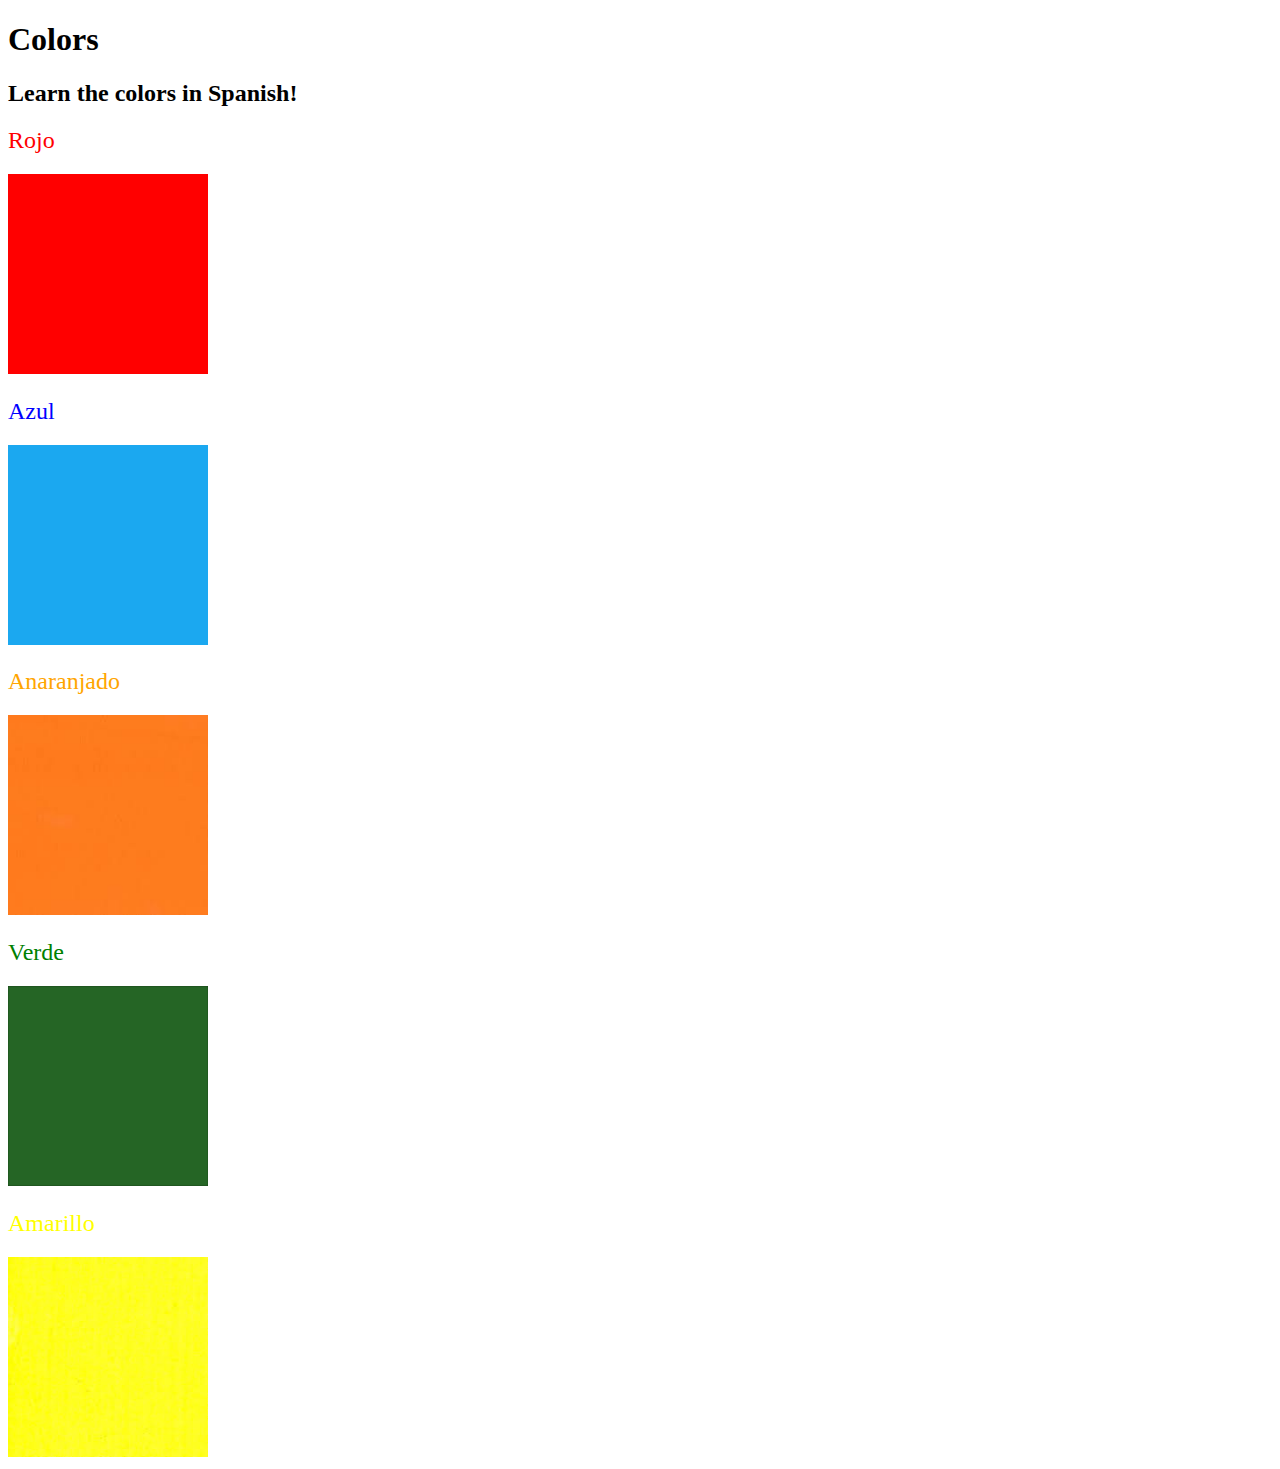
<file: Day 43/index.html>
<!DOCTYPE html>
<html lang="en">

<head>
  <meta charset="UTF-8">
  <title>Spanish Vocabulary</title>
  <link rel="stylesheet" href="./style.css" />
</head>

<body>
  <h1>Colors</h1>
  <h2>Learn the colors in Spanish!</h2>
  <h2 class="color-title" id="red">Rojo</h2>
  <img class="color" src="./assets/images/red.png" alt="red" />

  <h2 class="color-title" id="blue">Azul</h2>
  <img src="./assets/images/blue.png" alt="blue" />

  <h2 class="color-title" id="orange">Anaranjado</h2>
  <img src="./assets/images/orange.png" alt="orange" />

  <h2 class="color-title" id="green">Verde</h2>
  <img src="./assets/images/green.png" alt="green" />

  <h2 class="color-title" id="yellow">Amarillo</h2>
  <img src="./assets/images/yellow.png" alt="yellow" />
</body>

</html>

<!-- 
TODOs
IMPORTANT: You should not need to make ANY CHANGES to index.html
All code should be written in your CSS file.

1. Create a CSS file and incorporate it as an external stylesheet.
2. Use CSS to style each of the color titles to meaning. 
Hint: Use the id to help if you don't know the words in spanish.
3. Use CSS to change all the color titles to have "font-weight: normal;"
4. Use CSS (not HTML) to make all the images 200px heigh and 200px wide. 
Hint: 
https://developer.mozilla.org/en-US/docs/Web/CSS/height
https://developer.mozilla.org/en-US/docs/Web/CSS/width
-->
</file>
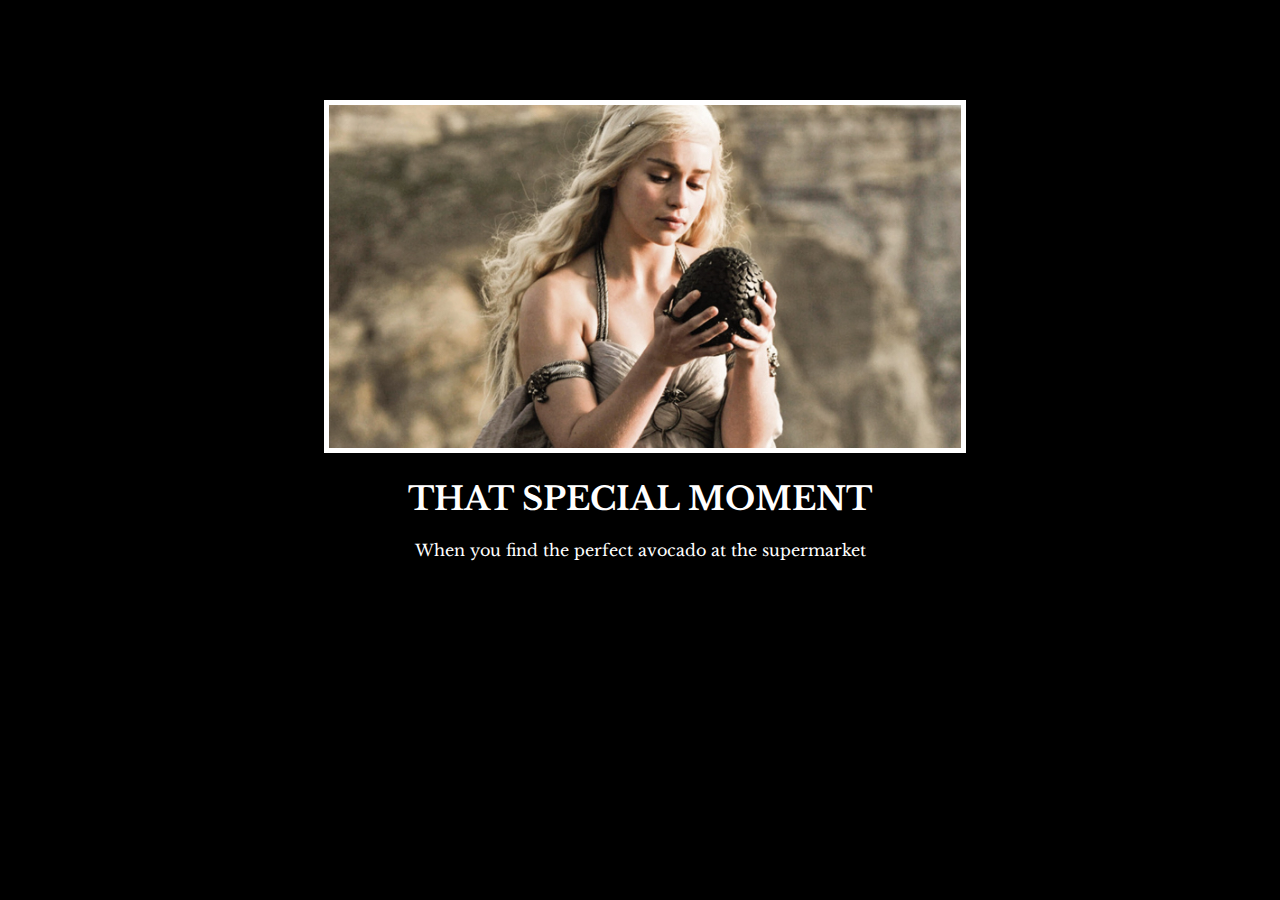
<file: Day 44/index.html>
<!DOCTYPE html>
<html lang="en">

<head>
  <meta charset="UTF-8">
  <title>Motivation Meme</title>
  <link rel="stylesheet" href="./style.css" />
  <link rel="preconnect" href="https://fonts.googleapis.com">
  <link rel="preconnect" href="https://fonts.gstatic.com" crossorigin>
  <link href="https://fonts.googleapis.com/css2?family=Libre+Baskerville&display=swap" rel="stylesheet">
</head>

<body>

  <div class="poster">
    <img class="motivation-img" src="./assets/images/daenerys.jpeg" src="daenerys with egg" />
    <h1>That Special Moment</h1>
    <p>When you find the perfect avocado at the supermarket</p>
  </div>
</body>

</html>
</file>
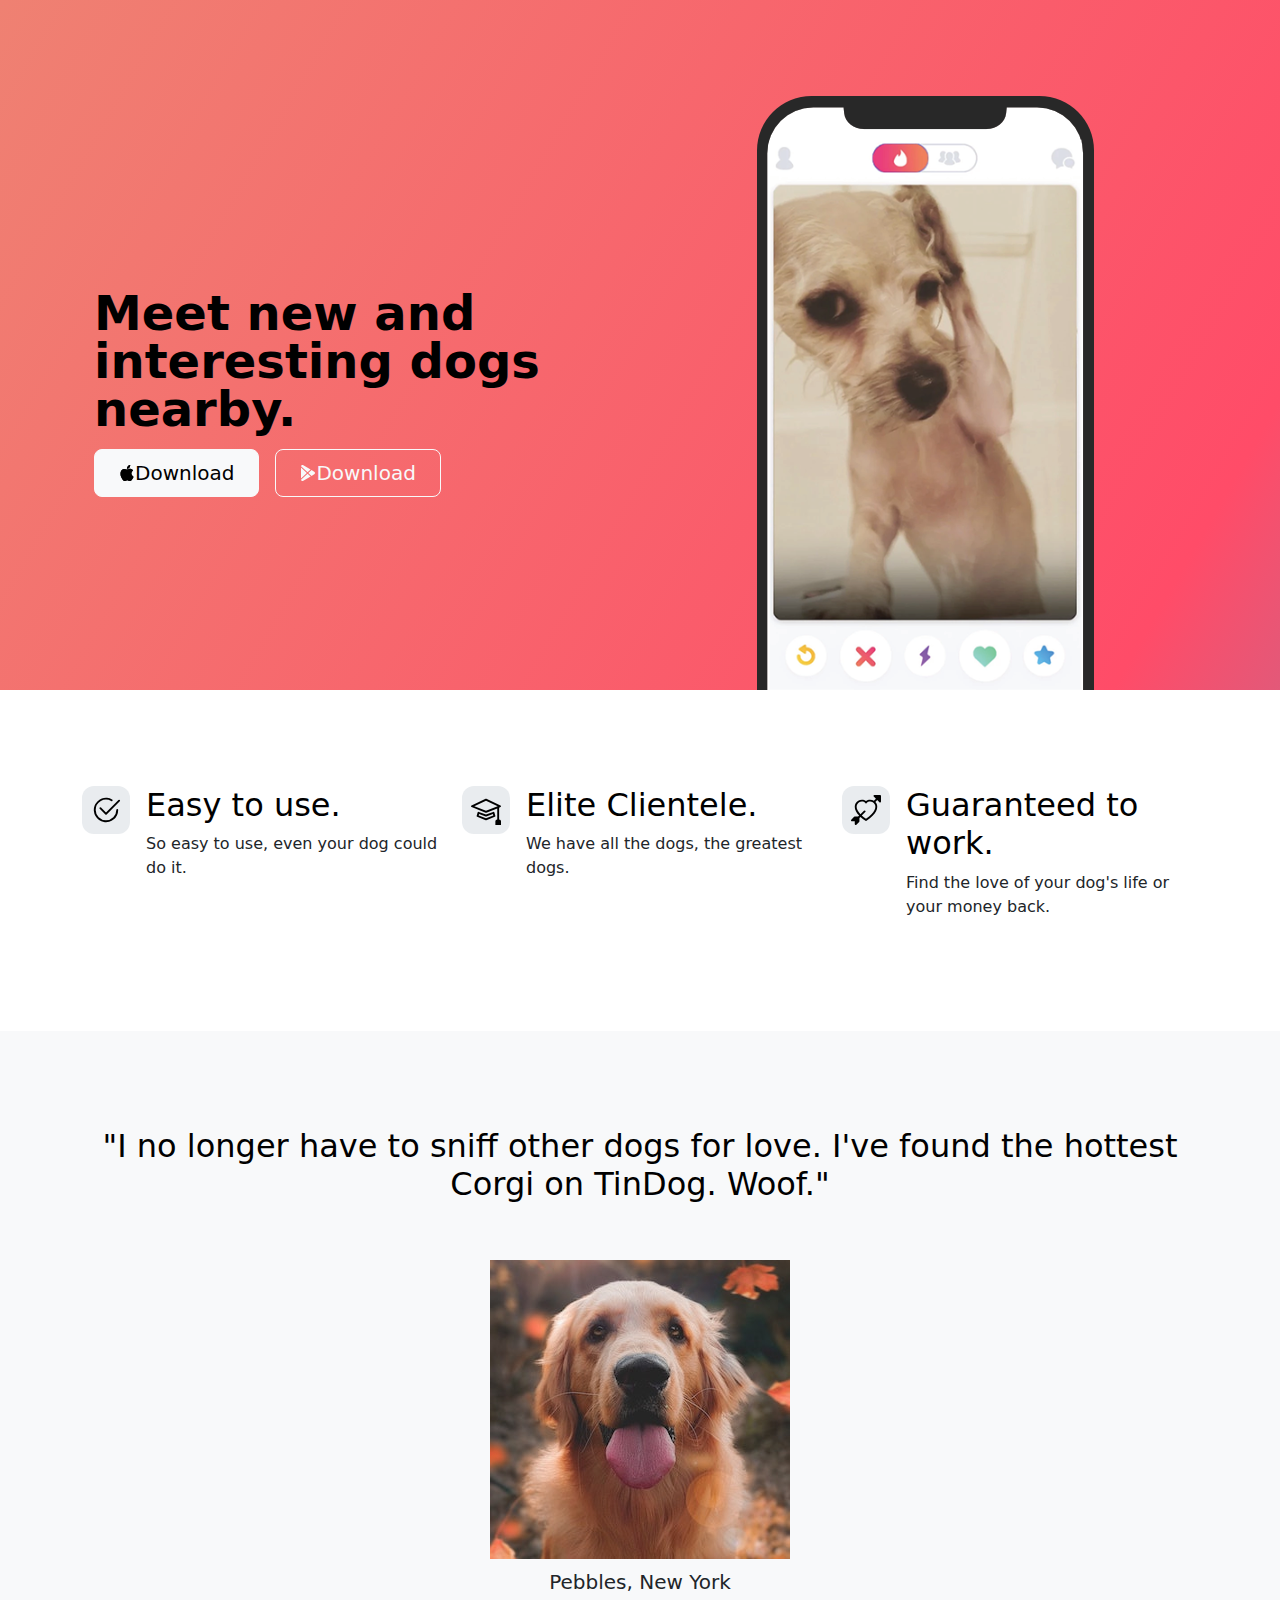
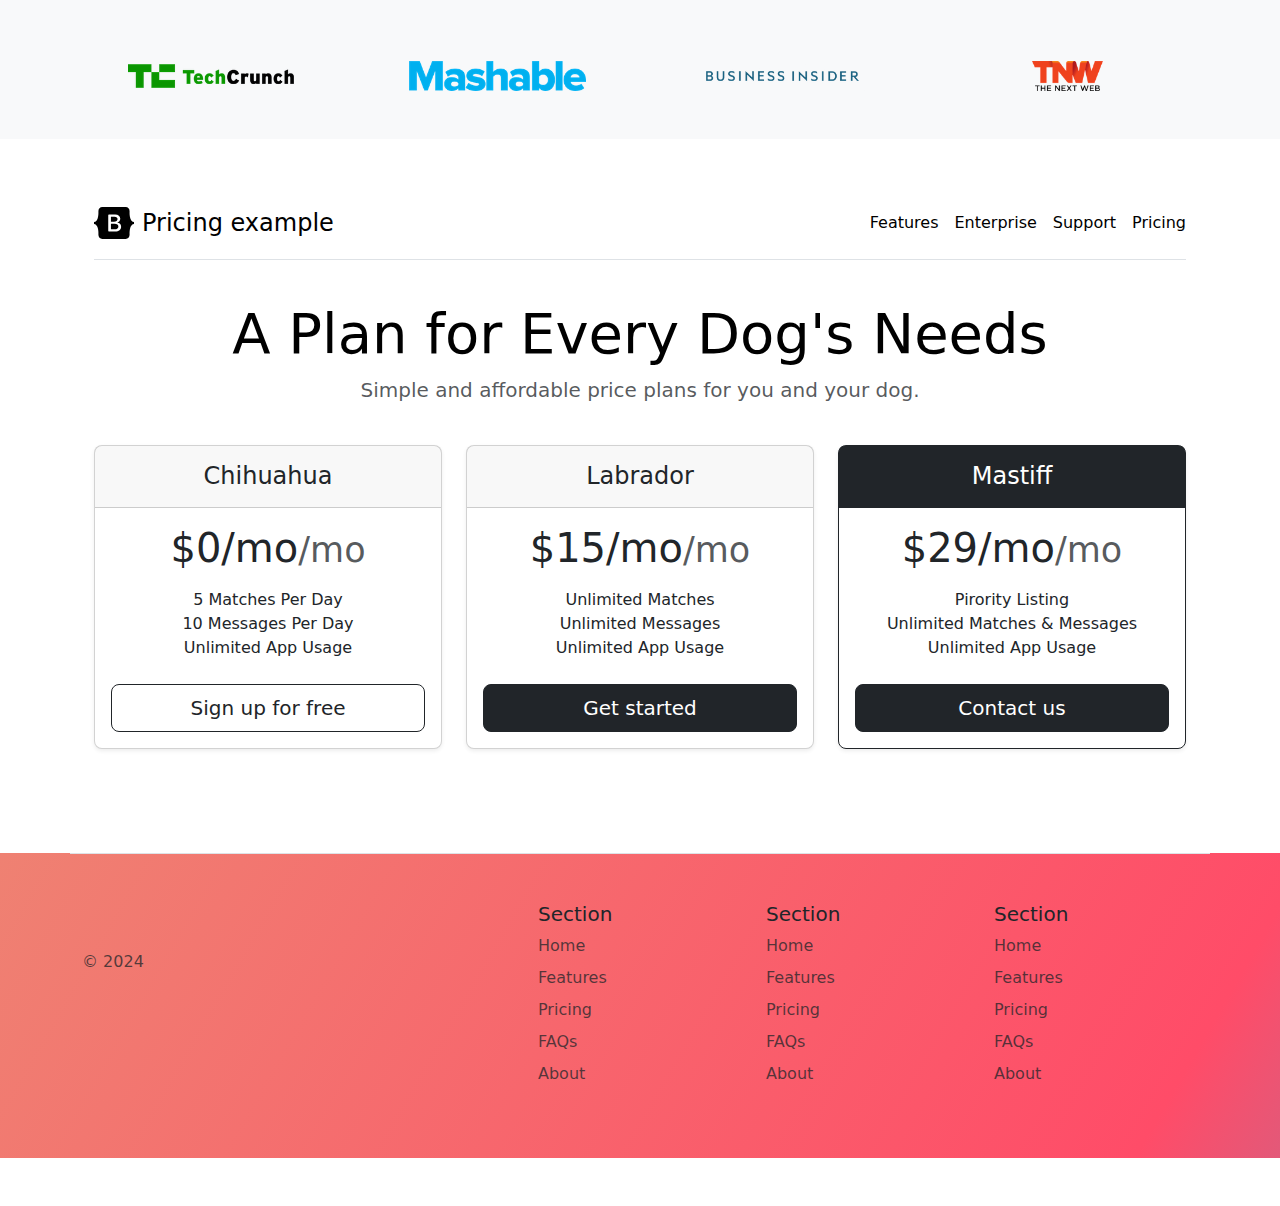
<file: Day 58/index.html>
<!DOCTYPE html>
<html lang="en">

<head>
  <meta charset="UTF-8">
  <meta name="viewport" content="width=device-width, initial-scale=1.0">
  <title>TinDog</title>
  <link href="https://cdn.jsdelivr.net/npm/bootstrap@5.3.3/dist/css/bootstrap.min.css" rel="stylesheet" integrity="sha384-QWTKZyjpPEjISv5WaRU9OFeRpok6YctnYmDr5pNlyT2bRjXh0JMhjY6hW+ALEwIH" crossorigin="anonymous">
  <link rel="stylesheet" href="./css/style.css">
</head>

<body>

  <!-- Title -->
  <section id="title" class="gradient-background">
    <div class="container col-xxl-8 px-4 pt-5">
      <div class="row flex-lg-row-reverse align-items-center g-5 pt-5">
        <div class="col-10 col-sm-8 col-lg-6">
          <img src="./images/iphone.png" class="d-block mx-lg-auto img-fluid" alt="Bootstrap Themes" height="200" loading="lazy">
        </div>
        <div class="col-lg-6">
          <h1 class="display-5 fw-bold text-body-emphasis lh-1 mb-3">Meet new and interesting dogs nearby.
          </h1>
          <div class="d-grid gap-2 d-md-flex justify-content-md-start">
            <button type="button" class="btn btn-light btn-lg px-4 me-md-2"><svg xmlns="http://www.w3.org/2000/svg" width="16" height="16" fill="currentColor"
              class="bi bi-apple mb-1" viewBox="0 0 16 16">
              <path
                d="M11.182.008C11.148-.03 9.923.023 8.857 1.18c-1.066 1.156-.902 2.482-.878 2.516.024.034 1.52.087 2.475-1.258.955-1.345.762-2.391.728-2.43Zm3.314 11.733c-.048-.096-2.325-1.234-2.113-3.422.212-2.189 1.675-2.789 1.698-2.854.023-.065-.597-.79-1.254-1.157a3.692 3.692 0 0 0-1.563-.434c-.108-.003-.483-.095-1.254.116-.508.139-1.653.589-1.968.607-.316.018-1.256-.522-2.267-.665-.647-.125-1.333.131-1.824.328-.49.196-1.422.754-2.074 2.237-.652 1.482-.311 3.83-.067 4.56.244.729.625 1.924 1.273 2.796.576.984 1.34 1.667 1.659 1.899.319.232 1.219.386 1.843.067.502-.308 1.408-.485 1.766-.472.357.013 1.061.154 1.782.539.571.197 1.111.115 1.652-.105.541-.221 1.324-1.059 2.238-2.758.347-.79.505-1.217.473-1.282Z" />
              <path
                d="M11.182.008C11.148-.03 9.923.023 8.857 1.18c-1.066 1.156-.902 2.482-.878 2.516.024.034 1.52.087 2.475-1.258.955-1.345.762-2.391.728-2.43Zm3.314 11.733c-.048-.096-2.325-1.234-2.113-3.422.212-2.189 1.675-2.789 1.698-2.854.023-.065-.597-.79-1.254-1.157a3.692 3.692 0 0 0-1.563-.434c-.108-.003-.483-.095-1.254.116-.508.139-1.653.589-1.968.607-.316.018-1.256-.522-2.267-.665-.647-.125-1.333.131-1.824.328-.49.196-1.422.754-2.074 2.237-.652 1.482-.311 3.83-.067 4.56.244.729.625 1.924 1.273 2.796.576.984 1.34 1.667 1.659 1.899.319.232 1.219.386 1.843.067.502-.308 1.408-.485 1.766-.472.357.013 1.061.154 1.782.539.571.197 1.111.115 1.652-.105.541-.221 1.324-1.059 2.238-2.758.347-.79.505-1.217.473-1.282Z" />
              </svg>Download</button>
            <button type="button" class="btn btn-outline-light btn-lg px-4"><svg xmlns="http://www.w3.org/2000/svg" width="16" height="16" fill="currentColor"
              class="bi bi-google-play mb-1" viewBox="0 0 16 16">
              <path
                d="M14.222 9.374c1.037-.61 1.037-2.137 0-2.748L11.528 5.04 8.32 8l3.207 2.96 2.694-1.586Zm-3.595 2.116L7.583 8.68 1.03 14.73c.201 1.029 1.36 1.61 2.303 1.055l7.294-4.295ZM1 13.396V2.603L6.846 8 1 13.396ZM1.03 1.27l6.553 6.05 3.044-2.81L3.333.215C2.39-.341 1.231.24 1.03 1.27Z" />
            </svg>Download</button>
          </div>
        </div>
      </div>
    </div>
  </section>
  <!-- Features -->
  <section id="features">
    <div class="container mt-5" >
      <div class="row g-4 py-5 row-cols-1 row-cols-lg-3">
        <div class="col d-flex align-items-start">
          <div class="icon-square text-body-emphasis bg-body-secondary d-inline-flex align-items-center justify-content-center fs-4 flex-shrink-0 me-3">
            <svg xmlns="http://www.w3.org/2000/svg" height="30" fill="currentColor" class="bi bi-check2-circle"
            viewBox="0 0 16 16">
            <path
              d="M2.5 8a5.5 5.5 0 0 1 8.25-4.764.5.5 0 0 0 .5-.866A6.5 6.5 0 1 0 14.5 8a.5.5 0 0 0-1 0 5.5 5.5 0 1 1-11 0z" />
              <path
              d="M15.354 3.354a.5.5 0 0 0-.708-.708L8 9.293 5.354 6.646a.5.5 0 1 0-.708.708l3 3a.5.5 0 0 0 .708 0l7-7z" />
            </svg>          
          </div>
          <div>
            <h3 class="fs-2 text-body-emphasis">Easy to use.</h3>
            <p>So easy to use, even your dog could do it.
            </p>
          </div>
        </div>
        <div class="col d-flex align-items-start">
          <div class="icon-square text-body-emphasis bg-body-secondary d-inline-flex align-items-center justify-content-center fs-4 flex-shrink-0 me-3">
            <svg xmlns="http://www.w3.org/2000/svg" height="30" fill="currentColor" class="bi bi-mortarboard" viewBox="0 0 16 16">
              <path d="M8.211 2.047a.5.5 0 0 0-.422 0l-7.5 3.5a.5.5 0 0 0 .025.917l7.5 3a.5.5 0 0 0 .372 0L14 7.14V13a1 1 0 0 0-1 1v2h3v-2a1 1 0 0 0-1-1V6.739l.686-.275a.5.5 0 0 0 .025-.917l-7.5-3.5ZM8 8.46 1.758 5.965 8 3.052l6.242 2.913L8 8.46Z"/>
              <path d="M4.176 9.032a.5.5 0 0 0-.656.327l-.5 1.7a.5.5 0 0 0 .294.605l4.5 1.8a.5.5 0 0 0 .372 0l4.5-1.8a.5.5 0 0 0 .294-.605l-.5-1.7a.5.5 0 0 0-.656-.327L8 10.466 4.176 9.032Zm-.068 1.873.22-.748 3.496 1.311a.5.5 0 0 0 .352 0l3.496-1.311.22.748L8 12.46l-3.892-1.556Z"/>
              </svg>
          </div>
          <div>
            <h3 class="fs-2 text-body-emphasis">Elite Clientele.            </h3>
            <p>We have all the dogs, the greatest dogs.            </p>

          </div>
        </div>
        <div class="col d-flex align-items-start">
          <div class="icon-square text-body-emphasis bg-body-secondary d-inline-flex align-items-center justify-content-center fs-4 flex-shrink-0 me-3">
            <svg xmlns="http://www.w3.org/2000/svg" height="30" fill="currentColor" class="bi bi-arrow-through-heart"
              viewBox="0 0 16 16">
              <path fill-rule="evenodd"
                d="M2.854 15.854A.5.5 0 0 1 2 15.5V14H.5a.5.5 0 0 1-.354-.854l1.5-1.5A.5.5 0 0 1 2 11.5h1.793l.53-.53c-.771-.802-1.328-1.58-1.704-2.32-.798-1.575-.775-2.996-.213-4.092C3.426 2.565 6.18 1.809 8 3.233c1.25-.98 2.944-.928 4.212-.152L13.292 2 12.147.854A.5.5 0 0 1 12.5 0h3a.5.5 0 0 1 .5.5v3a.5.5 0 0 1-.854.354L14 2.707l-1.006 1.006c.236.248.44.531.6.845.562 1.096.585 2.517-.213 4.092-.793 1.563-2.395 3.288-5.105 5.08L8 13.912l-.276-.182a21.86 21.86 0 0 1-2.685-2.062l-.539.54V14a.5.5 0 0 1-.146.354l-1.5 1.5Zm2.893-4.894A20.419 20.419 0 0 0 8 12.71c2.456-1.666 3.827-3.207 4.489-4.512.679-1.34.607-2.42.215-3.185-.817-1.595-3.087-2.054-4.346-.761L8 4.62l-.358-.368c-1.259-1.293-3.53-.834-4.346.761-.392.766-.464 1.845.215 3.185.323.636.815 1.33 1.519 2.065l1.866-1.867a.5.5 0 1 1 .708.708L5.747 10.96Z" />
            </svg>
          </div>
          <div>
            <h3 class="fs-2 text-body-emphasis">Guaranteed to work.
            </h3>
            <p>Find the love of your dog's life or your money back.
            </p>

          </div>
        </div>
      </div>
    </div>
  </section>
  <!-- Testimonial -->
  <section id="testimonial">
    <div class="my-5">
      <div class="p-5 text-center bg-body-tertiary">
        <div class="container py-5">
          <h2 class="text-body-emphasis">"I no longer have to sniff other dogs for love. I've found the hottest Corgi on TinDog. Woof."</h2>
            <img class="profil-img mt-5" src="./images/dog-img.jpg" alt="dog-img">
          <p class="col-lg-8 mx-auto lead mt-2">
            Pebbles, New York

          </p>
        </div>
        <div class="container">
          <div class="row">
            <div class="col-lg-3 col-sm-12">
              <img src="./images/techcrunch.png" alt="techcrunch" height="30">
            </div>
            <div class="col-lg-3 col-sm-12">
              <img src="./images/mashable.png" alt="mashable" height="30">
            </div>
            <div class="col-lg-3 col-sm-12">
              <img src="./images/bizinsider.png" alt="bizinsider" height="30">
            </div>
            <div class="col-lg-3 col-sm-12">
              <img src="./images/tnw.png" alt="tnw" height="30">
            </div>
          </div>
        </div>
      </div>
    </div>

  </section>
  <!-- Pricing -->
  <section id="pricing">
    <div class="container">
      <div class="container py-3">
        <header>
          <div class="d-flex flex-column flex-md-row align-items-center pb-3 mb-4 border-bottom">
            <a href="/" class="d-flex align-items-center link-body-emphasis text-decoration-none">
              <svg xmlns="http://www.w3.org/2000/svg" width="40" height="32" class="me-2" viewBox="0 0 118 94" role="img"><title>Bootstrap</title><path fill-rule="evenodd" clip-rule="evenodd" d="M24.509 0c-6.733 0-11.715 5.893-11.492 12.284.214 6.14-.064 14.092-2.066 20.577C8.943 39.365 5.547 43.485 0 44.014v5.972c5.547.529 8.943 4.649 10.951 11.153 2.002 6.485 2.28 14.437 2.066 20.577C12.794 88.106 17.776 94 24.51 94H93.5c6.733 0 11.714-5.893 11.491-12.284-.214-6.14.064-14.092 2.066-20.577 2.009-6.504 5.396-10.624 10.943-11.153v-5.972c-5.547-.529-8.934-4.649-10.943-11.153-2.002-6.484-2.28-14.437-2.066-20.577C105.214 5.894 100.233 0 93.5 0H24.508zM80 57.863C80 66.663 73.436 72 62.543 72H44a2 2 0 01-2-2V24a2 2 0 012-2h18.437c9.083 0 15.044 4.92 15.044 12.474 0 5.302-4.01 10.049-9.119 10.88v.277C75.317 46.394 80 51.21 80 57.863zM60.521 28.34H49.948v14.934h8.905c6.884 0 10.68-2.772 10.68-7.727 0-4.643-3.264-7.207-9.012-7.207zM49.948 49.2v16.458H60.91c7.167 0 10.964-2.876 10.964-8.281 0-5.406-3.903-8.178-11.425-8.178H49.948z" fill="currentColor"></path></svg>
              <span class="fs-4">Pricing example</span>
            </a>
      
            <nav class="d-inline-flex mt-2 mt-md-0 ms-md-auto">
              <a class="me-3 py-2 link-body-emphasis text-decoration-none" href="#">Features</a>
              <a class="me-3 py-2 link-body-emphasis text-decoration-none" href="#">Enterprise</a>
              <a class="me-3 py-2 link-body-emphasis text-decoration-none" href="#">Support</a>
              <a class="py-2 link-body-emphasis text-decoration-none" href="#">Pricing</a>
            </nav>
          </div>
      
          <div class="pricing-header p-3 pb-md-4 mx-auto text-center">
            <h1 class="display-4 fw-normal text-body-emphasis">A Plan for Every Dog's Needs            </h1>
            <p class="fs-5 text-body-secondary">Simple and affordable price plans for you and your dog.            </p>
          </div>
        </header>
      
        <main>
          <div class="row row-cols-1 row-cols-md-3 mb-3 text-center">
            <div class="col">
              <div class="card mb-4 rounded-3 shadow-sm">
                <div class="card-header py-3">
                  <h4 class="my-0 fw-normal">Chihuahua</h4>
                </div>
                <div class="card-body">
                  <h1 class="card-title pricing-card-title">$0/mo<small class="text-body-secondary fw-light">/mo</small></h1>
                  <ul class="list-unstyled mt-3 mb-4">
                    <li>5 Matches Per Day                    </li>
                    <li>10 Messages Per Day</li>
                    <li>Unlimited App Usage</li>
                  </ul>
                  <button type="button" class="w-100 btn btn-lg btn-outline-dark">Sign up for free</button>
                </div>
              </div>
            </div>
            <div class="col">
              <div class="card mb-4 rounded-3 shadow-sm">
                <div class="card-header py-3">
                  <h4 class="my-0 fw-normal">Labrador</h4>
                </div>
                <div class="card-body">
                  <h1 class="card-title pricing-card-title">$15/mo<small class="text-body-secondary fw-light">/mo</small></h1>
                  <ul class="list-unstyled mt-3 mb-4">
                    <li>Unlimited Matches</li>
                    <li>Unlimited Messages</li>
                    <li>Unlimited App Usage</li>
                  </ul>
                  <button type="button" class="w-100 btn btn-lg btn-dark
                  ">Get started</button>
                </div>
              </div>
            </div>
            <div class="col">
              <div class="card mb-4 rounded-3 shadow-sm border-dark">
                <div class="card-header py-3 text-bg-dark border-dark">
                  <h4 class="my-0 fw-normal">Mastiff</h4>
                </div>
                <div class="card-body">
                  <h1 class="card-title pricing-card-title">$29/mo<small class="text-body-secondary fw-light">/mo</small></h1>
                  <ul class="list-unstyled mt-3 mb-4">
                    <li>Pirority Listing</li>
                    <li>Unlimited Matches & Messages</li>
                    <li>Unlimited App Usage</li>
                  </ul>
                  <button type="button" class="w-100 btn btn-lg btn-dark">Contact us</button>
                </div>
              </div>
            </div>
          </div>
        </main>
      
      </div>
    </div>

  </section>
  <!-- Footer -->
  <section id="footer" class="gradient-background">
    <div class="container">
      <footer class="row row-cols-1 row-cols-sm-2 row-cols-md-5 py-5 my-5 border-top">
        <div class="col mb-3">
          <a href="/" class="d-flex align-items-center mb-3 link-body-emphasis text-decoration-none">
            <svg class="bi me-2" width="40" height="32"><use xlink:href="#bootstrap"></use></svg>
          </a>
          <p class="text-body-secondary">© 2024</p>
        </div>
    
        <div class="col mb-3">
    
        </div>
    
        <div class="col mb-3">
          <h5>Section</h5>
          <ul class="nav flex-column">
            <li class="nav-item mb-2"><a href="#" class="nav-link p-0 text-body-secondary">Home</a></li>
            <li class="nav-item mb-2"><a href="#" class="nav-link p-0 text-body-secondary">Features</a></li>
            <li class="nav-item mb-2"><a href="#" class="nav-link p-0 text-body-secondary">Pricing</a></li>
            <li class="nav-item mb-2"><a href="#" class="nav-link p-0 text-body-secondary">FAQs</a></li>
            <li class="nav-item mb-2"><a href="#" class="nav-link p-0 text-body-secondary">About</a></li>
          </ul>
        </div>
    
        <div class="col mb-3">
          <h5>Section</h5>
          <ul class="nav flex-column">
            <li class="nav-item mb-2"><a href="#" class="nav-link p-0 text-body-secondary">Home</a></li>
            <li class="nav-item mb-2"><a href="#" class="nav-link p-0 text-body-secondary">Features</a></li>
            <li class="nav-item mb-2"><a href="#" class="nav-link p-0 text-body-secondary">Pricing</a></li>
            <li class="nav-item mb-2"><a href="#" class="nav-link p-0 text-body-secondary">FAQs</a></li>
            <li class="nav-item mb-2"><a href="#" class="nav-link p-0 text-body-secondary">About</a></li>
          </ul>
        </div>
    
        <div class="col mb-3">
          <h5>Section</h5>
          <ul class="nav flex-column">
            <li class="nav-item mb-2"><a href="#" class="nav-link p-0 text-body-secondary">Home</a></li>
            <li class="nav-item mb-2"><a href="#" class="nav-link p-0 text-body-secondary">Features</a></li>
            <li class="nav-item mb-2"><a href="#" class="nav-link p-0 text-body-secondary">Pricing</a></li>
            <li class="nav-item mb-2"><a href="#" class="nav-link p-0 text-body-secondary">FAQs</a></li>
            <li class="nav-item mb-2"><a href="#" class="nav-link p-0 text-body-secondary">About</a></li>
          </ul>
        </div>
      </footer>
    </div>
  </section>
</body>


</html>
</file>
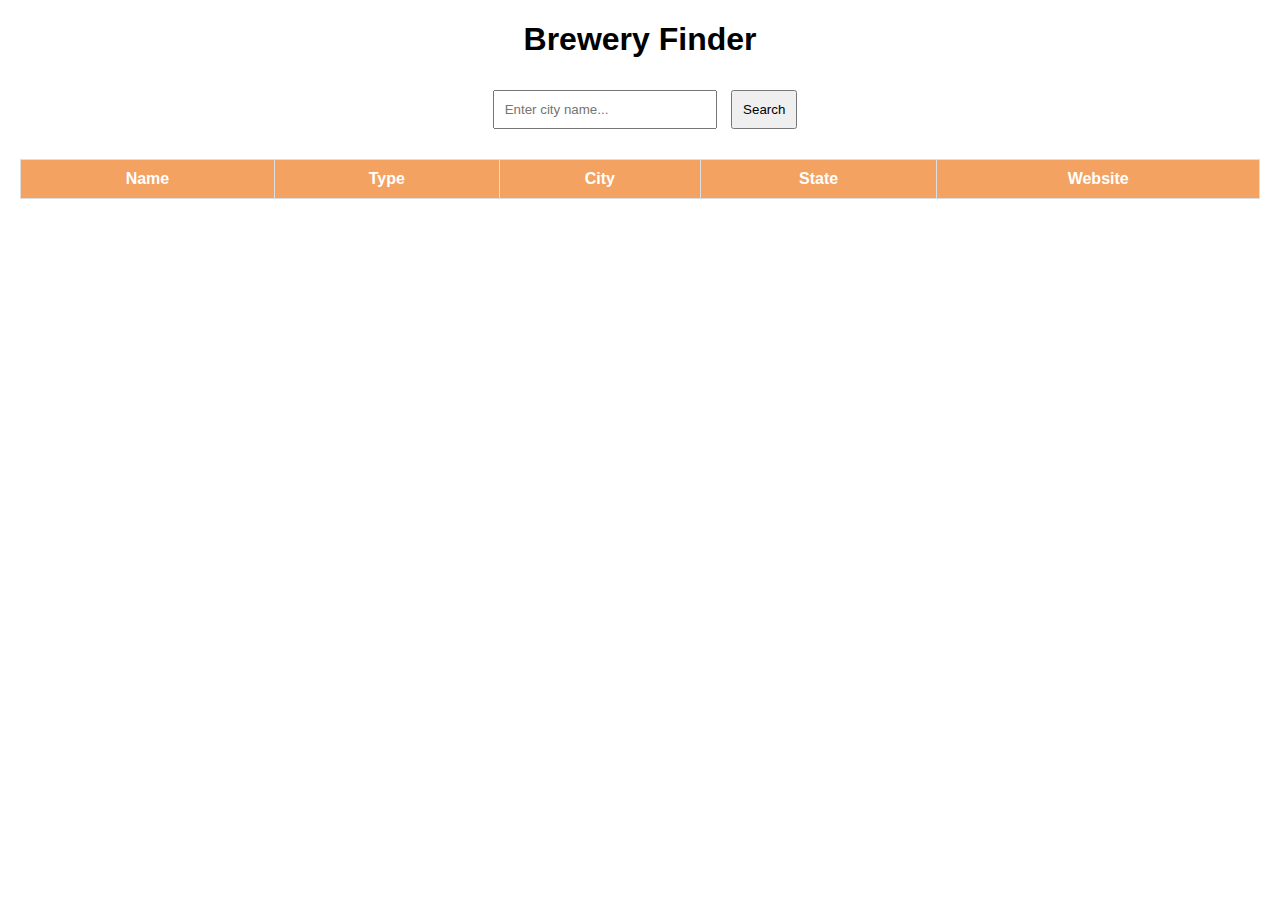
<file: Day 96/index.html>
<!DOCTYPE html>
<html lang="en">
<head>
    <meta charset="UTF-8">
    <meta name="viewport" content="width=device-width, initial-scale=1.0">
    <title>Brewery Finder</title>
    <link rel="stylesheet" href="styles.css">
</head>
<body>
    <h1>Brewery Finder</h1>
    <input type="text" id="search" placeholder="Enter city name..." />
    <button onclick="fetchBreweries()">Search</button>

    <table>
        <thead>
            <tr>
                <th>Name</th>
                <th>Type</th>
                <th>City</th>
                <th>State</th>
                <th>Website</th>
            </tr>
        </thead>
        <tbody id="brewery-list">
            <!-- Data will be inserted here -->
        </tbody>
    </table>

    <script src="script.js"></script>
</body>
</html>
</file>
<file: Day 43/style.css>
img{
    height: 200px;
    width: 200px;
}

.color-title{
    font-weight: normal;
}

#red{
    color: red;
}

#orange{
    color: orange;
}
#green{
    color: green;
}
#yellow{
    color: yellow;
}
#blue{
    color: blue;
}
</file>
<file: Day 44/style.css>
body {
    background-color: black;
  }

h1{
    text-transform: uppercase;
    color:white;
    font-size: 3 rem;

}

.poster {
    width: 50%;
    margin-left: 25%;
    margin-top: 100px;
    color: white;
    font-family: "Libre Baskerville", serif;
    text-align: center;
  }

  .motivation-img {
    border: 5px solid white;
    width: 100%;
  }
</file>
<file: Day 58/css/style.css>
.gradient-background {
  background: linear-gradient(300deg, #00bfff, #ff4c68, #ef8172);
  background-size: 180% 180%;
  animation: gradient-animation 18s ease infinite;
}

@keyframes gradient-animation {
  0% {
    background-position: 0% 50%;
  }
  50% {
    background-position: 100% 50%;
  }
  100% {
    background-position: 0% 50%;
  }
}

.icon-square {
  width: 3rem;
  height: 3rem;
  border-radius: 0.75rem;
}

.profile-img {
  height: 100px;
  border-radius: 50%;
}
</file>
<file: Day 96/styles.css>
body {
    font-family: Arial, sans-serif;
    text-align: center;
    margin: 20px;
}

input {
    padding: 10px;
    width: 200px;
    margin: 10px;
}

button {
    padding: 10px;
    cursor: pointer;
}

table {
    width: 100%;
    border-collapse: collapse;
    margin-top: 20px;
}

th, td {
    border: 1px solid #ddd;
    padding: 10px;
    text-align: center;
}

th {
    background-color: #f4a261;
    color: white;
}

td a {
    text-decoration: none;
    color: #2a9d8f;
}
</file>
